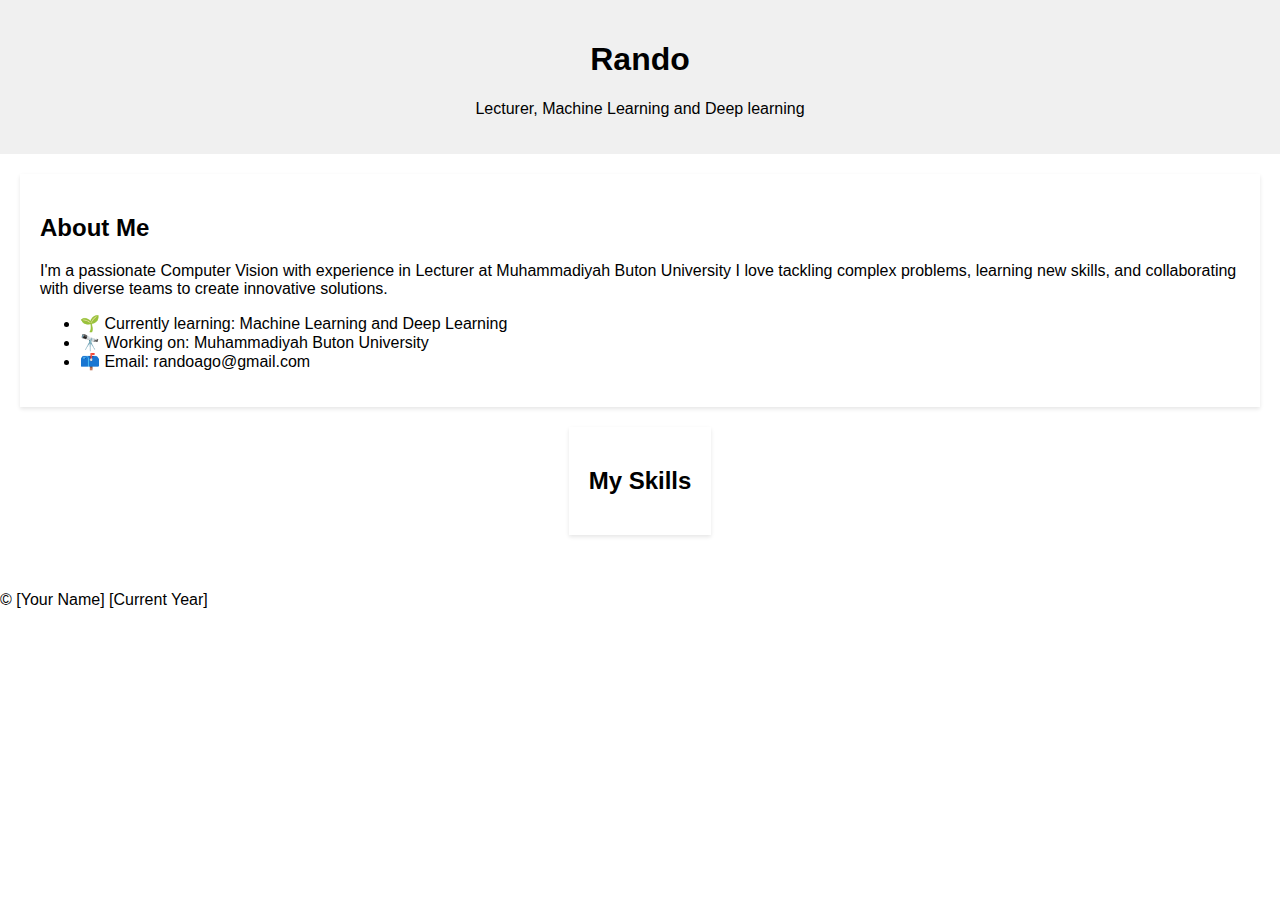
<file: index.html>
<!DOCTYPE html>
<html lang="en">
<head>
    <meta charset="UTF-8">
    <meta name="viewport" content="width=device-width, initial-scale=1.0">
    <title>[Your Name] | GitHub Profile</title>
    <link rel="stylesheet" href="styles.css">
</head>
<body>
    <header>
        <h1>Rando</h1>
        <p>Lecturer, Machine Learning and Deep learning</p>
    </header>
    <main>
        <section id="about">
            <h2>About Me</h2>
            <p>I'm a passionate Computer Vision with experience in Lecturer at Muhammadiyah Buton University I love tackling complex problems, learning new skills, and collaborating with diverse teams to create innovative solutions.</p>
            <ul>
                <li>🌱 Currently learning: Machine Learning and Deep Learning</li>
                <li>🔭 Working on: Muhammadiyah Buton University</li>
                <li>📫 Email: randoago@gmail.com</li>
            </ul>
        </section>
        <section id="skills">
            <h2>My Skills</h2>
            <ul>
            </ul>
        </section>
        
    </main>
    <footer>
        <p>&copy; [Your Name] [Current Year]</p>
    </footer>
    <script src="script.js"></script>
</body>
</html>
</file>
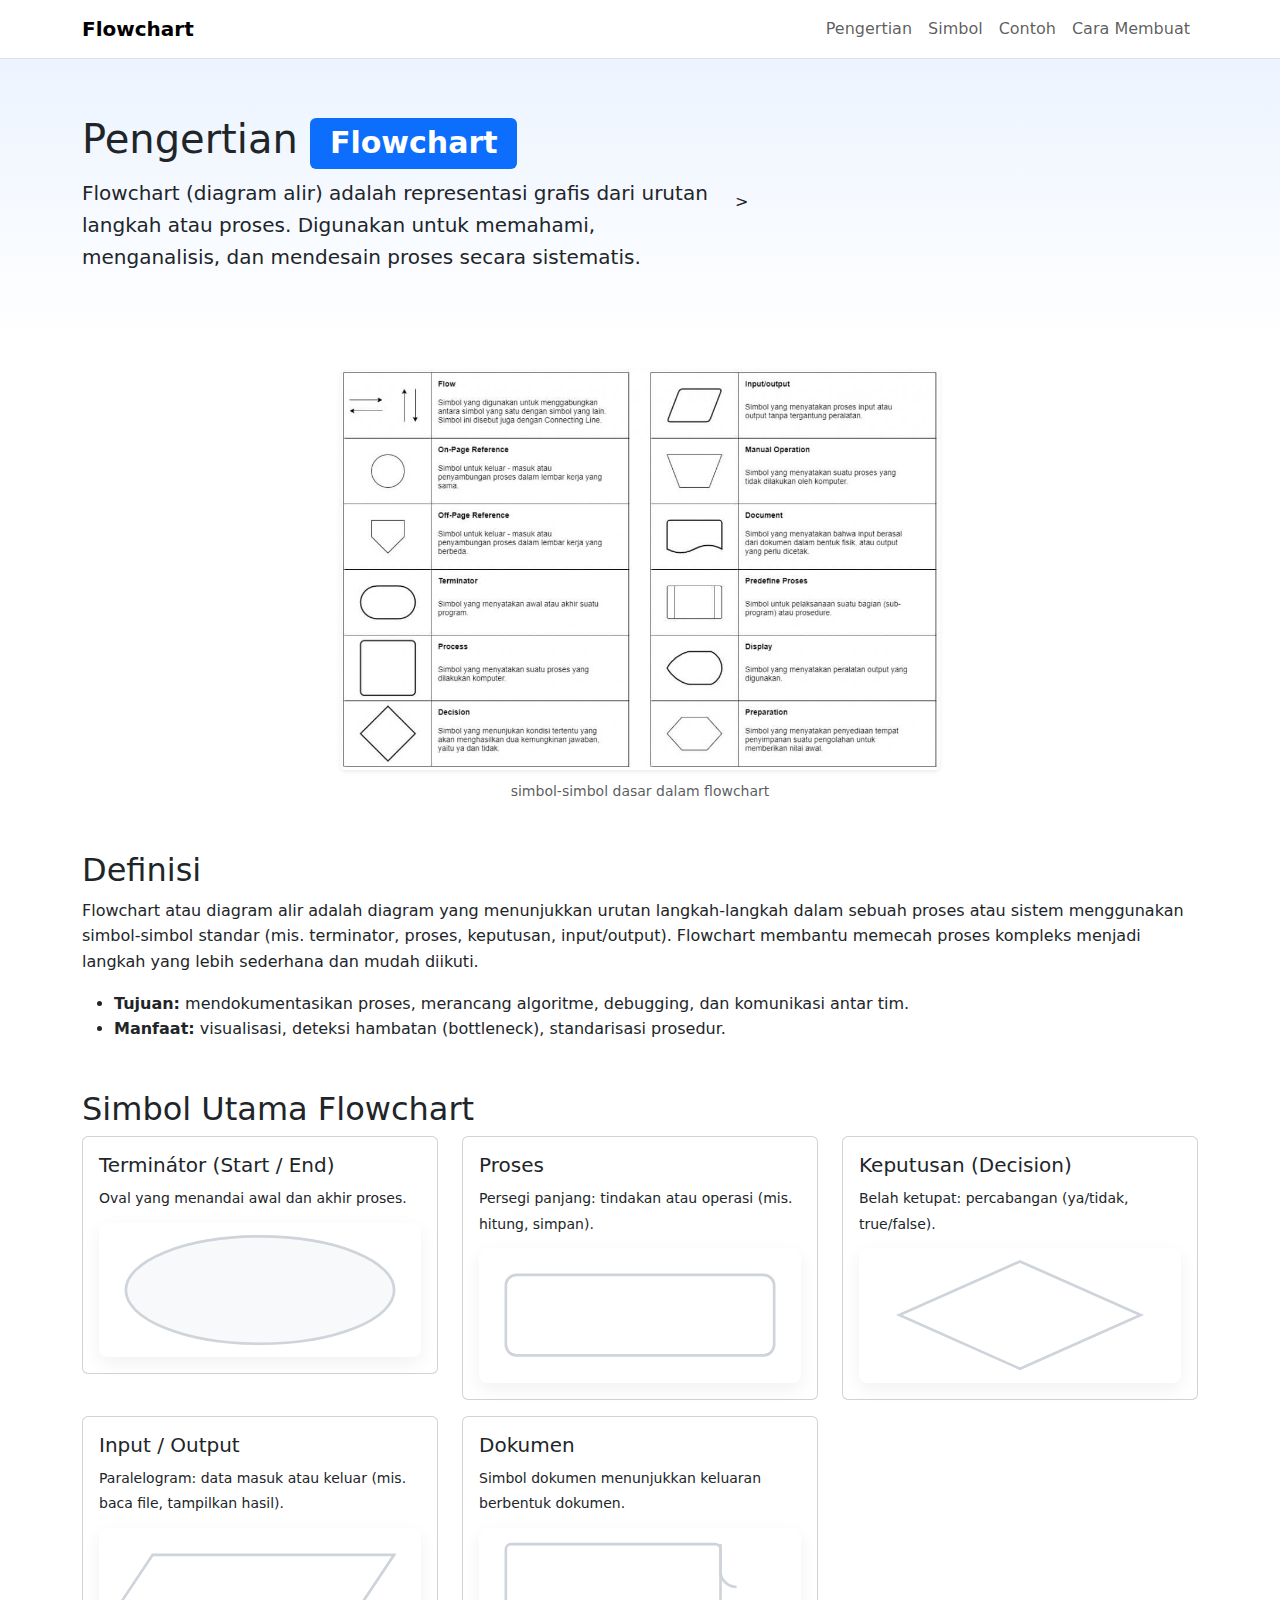
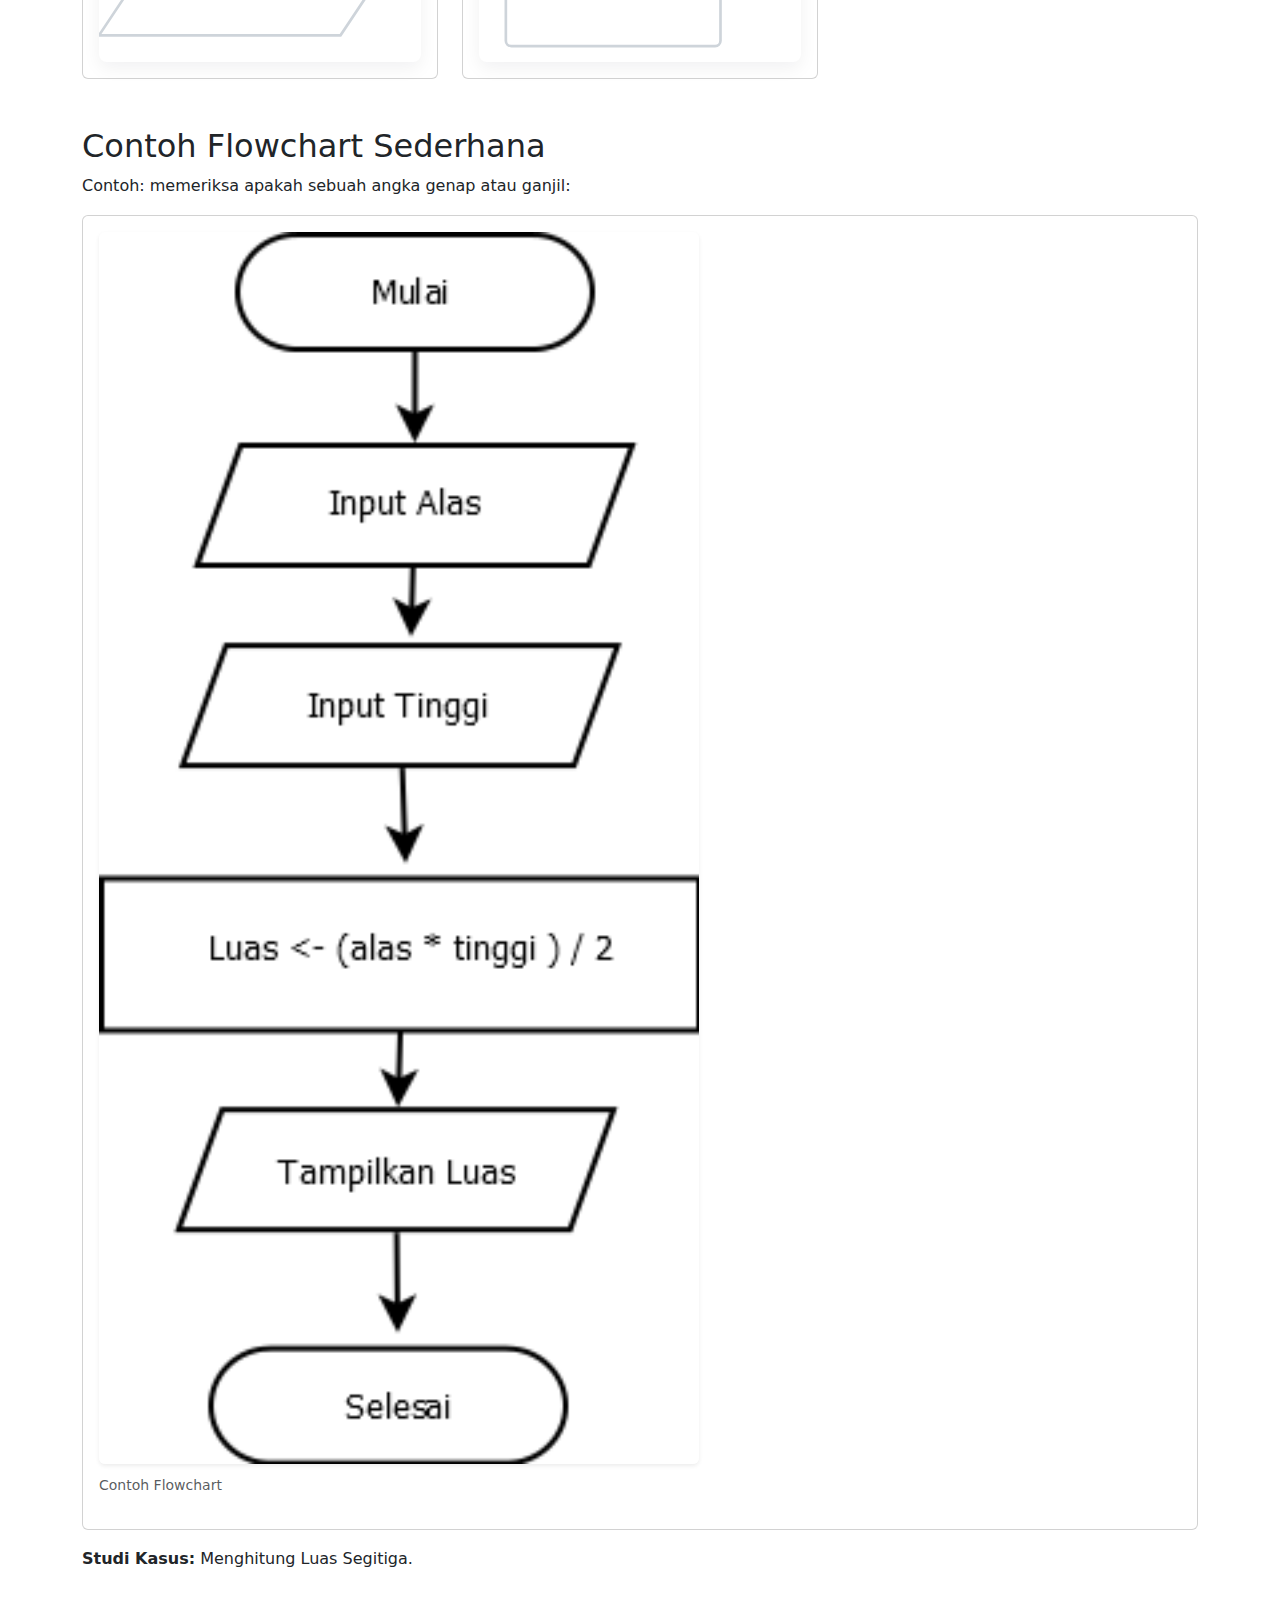
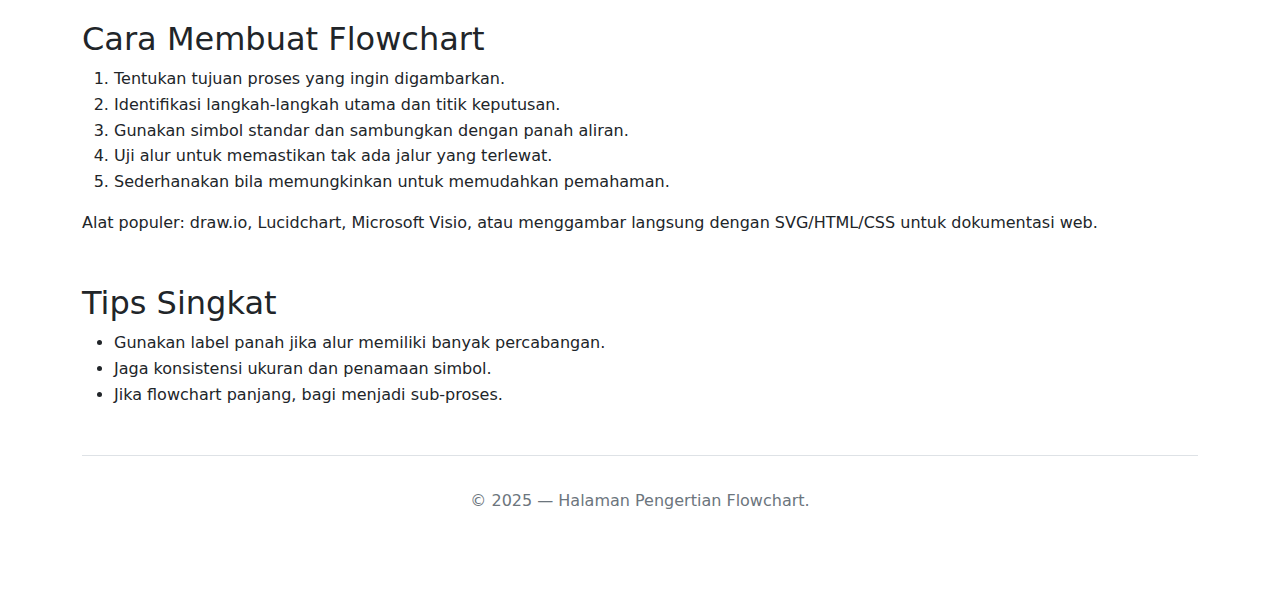
<file: flowchart/index.html>
<!doctype html>
<html lang="id">
<head>
  <meta charset="utf-8" />
  <meta name="viewport" content="width=device-width,initial-scale=1" />
  <title>Pengertian Flowchart — Penjelasan Singkat</title>
  <link href="https://cdn.jsdelivr.net/npm/bootstrap@5.3.2/dist/css/bootstrap.min.css" rel="stylesheet">
  <style>
    :root{--accent:#0d6efd;--muted:#6c757d}
    body{font-family:Inter, system-ui, -apple-system, "Segoe UI", Roboto, "Helvetica Neue", Arial;line-height:1.6;color:#212529}
    .hero{background:linear-gradient(180deg,rgba(13,110,253,0.08),transparent);padding:3.5rem 1rem}
    .symbol{min-height:120px}
    .flow-svg{max-width:100%;height:auto;border-radius:8px;box-shadow:0 6px 18px rgba(19,24,33,0.06)}
    pre code{white-space:pre-wrap}
    footer{padding:2rem 0;color:var(--muted)}
    .badge-accent{background:var(--accent);color:#fff}
  </style>
</head>
<body>
  <nav class="navbar navbar-expand-lg navbar-light bg-white border-bottom">
    <div class="container">
      <a class="navbar-brand fw-bold" href="#">Flowchart</a>
      <button class="navbar-toggler" type="button" data-bs-toggle="collapse" data-bs-target="#navMenu">
        <span class="navbar-toggler-icon"></span>
      </button>
      <div class="collapse navbar-collapse" id="navMenu">
        <ul class="navbar-nav ms-auto">
          <li class="nav-item"><a class="nav-link" href="#definisi">Pengertian</a></li>
          <li class="nav-item"><a class="nav-link" href="#simbol">Simbol</a></li>
          <li class="nav-item"><a class="nav-link" href="#contoh">Contoh</a></li>
          <li class="nav-item"><a class="nav-link" href="#cara">Cara Membuat</a></li>
        </ul>
      </div>
    </div>
  </nav>

  <header class="hero">
    <div class="container">
      <div class="row align-items-center">
        <div class="col-lg-7">
          <h1 class="display-6">Pengertian <span class="badge badge-accent">Flowchart</span></h1>
          <p class="lead">Flowchart (diagram alir) adalah representasi grafis dari urutan langkah atau proses. Digunakan untuk memahami, menganalisis, dan mendesain proses secara sistematis.</p>
        </div>>
      </div>
    </div>
  </header>
  <div class="text-center my-4">
  <img src="Simbol-flowchart.jpg" alt="Simbol Flowchart" class="img-fluid rounded shadow-sm" style="max-width: 600px;">
  <p class="text-muted mt-2"><small>simbol-simbol dasar dalam flowchart</small></p>
</div>

  <main class="container my-5">
    <section id="definisi" class="mb-5">
      <h2>Definisi</h2>
      <p>Flowchart atau diagram alir adalah diagram yang menunjukkan urutan langkah-langkah dalam sebuah proses atau sistem menggunakan simbol-simbol standar (mis. terminator, proses, keputusan, input/output). Flowchart membantu memecah proses kompleks menjadi langkah yang lebih sederhana dan mudah diikuti.</p>
      <ul>
        <li><strong>Tujuan:</strong> mendokumentasikan proses, merancang algoritme, debugging, dan komunikasi antar tim.</li>
        <li><strong>Manfaat:</strong> visualisasi, deteksi hambatan (bottleneck), standarisasi prosedur.</li>
      </ul>
    </section>

    <section id="simbol" class="mb-5">
      <h2>Simbol Utama Flowchart</h2>
      <div class="row gy-3">
        <div class="col-md-6 col-lg-4">
          <div class="card p-3 symbol">
            <h5>Terminátor (Start / End)</h5>
            <p class="mb-1"><small>Oval yang menandai awal dan akhir proses.</small></p>
            <div class="mt-2"><svg width="100%" height="50" viewBox="0 0 120 50" class="flow-svg"><ellipse cx="60" cy="25" rx="50" ry="20" fill="#f8f9fa" stroke="#ced4da"/></svg></div>
          </div>
        </div>
        <div class="col-md-6 col-lg-4">
          <div class="card p-3 symbol">
            <h5>Proses</h5>
            <p class="mb-1"><small>Persegi panjang: tindakan atau operasi (mis. hitung, simpan).</small></p>
            <div class="mt-2"><svg width="100%" height="50" viewBox="0 0 120 50" class="flow-svg"><rect x="10" y="10" width="100" height="30" rx="4" fill="#fff" stroke="#ced4da"/></svg></div>
          </div>
        </div>
        <div class="col-md-6 col-lg-4">
          <div class="card p-3 symbol">
            <h5>Keputusan (Decision)</h5>
            <p class="mb-1"><small>Belah ketupat: percabangan (ya/tidak, true/false).</small></p>
            <div class="mt-2"><svg width="100%" height="50" viewBox="0 0 120 50" class="flow-svg"><polygon points="60,5 105,25 60,45 15,25" fill="#fff" stroke="#ced4da"/></svg></div>
          </div>
        </div>
        <div class="col-md-6 col-lg-4">
          <div class="card p-3 symbol">
            <h5>Input / Output</h5>
            <p class="mb-1"><small>Paralelogram: data masuk atau keluar (mis. baca file, tampilkan hasil).</small></p>
            <div class="mt-2"><svg width="100%" height="50" viewBox="0 0 120 50" class="flow-svg"><polygon points="20,10 110,10 90,40 0,40" fill="#fff" stroke="#ced4da"/></svg></div>
          </div>
        </div>
        <div class="col-md-6 col-lg-4">
          <div class="card p-3 symbol">
            <h5>Dokumen</h5>
            <p class="mb-1"><small>Simbol dokumen menunjukkan keluaran berbentuk dokumen.</small></p>
            <div class="mt-2"><svg width="100%" height="50" viewBox="0 0 120 50" class="flow-svg"><rect x="10" y="6" width="80" height="38" rx="2" fill="#fff" stroke="#ced4da"/><path d="M90 6 v10 a6 6 0 0 0 6 6" fill="none" stroke="#ced4da"/></svg></div>
          </div>
        </div>
      </div>
    </section>

    <section id="contoh" class="mb-5">
      <h2>Contoh Flowchart Sederhana</h2>
      <p>Contoh: memeriksa apakah sebuah angka genap atau ganjil:</p>
      <div class="card p-3 mb-3">
         <img src="flow1.png" alt="Flowchart" class="img-fluid rounded shadow-sm" style="max-width: 600px;">
        <p class="text-muted mt-2"><small>Contoh Flowchart</small></p>

      </div>
      <p><strong>Studi Kasus:</strong> Menghitung Luas Segitiga.</p>
    </section>

    <section id="cara" class="mb-5">
      <h2>Cara Membuat Flowchart</h2>
      <ol>
        <li>Tentukan tujuan proses yang ingin digambarkan.</li>
        <li>Identifikasi langkah-langkah utama dan titik keputusan.</li>
        <li>Gunakan simbol standar dan sambungkan dengan panah aliran.</li>
        <li>Uji alur untuk memastikan tak ada jalur yang terlewat.</li>
        <li>Sederhanakan bila memungkinkan untuk memudahkan pemahaman.</li>
      </ol>
      <p>Alat populer: draw.io, Lucidchart, Microsoft Visio, atau menggambar langsung dengan SVG/HTML/CSS untuk dokumentasi web.</p>
    </section>

    <section id="tips" class="mb-5">
      <h2>Tips Singkat</h2>
      <ul>
        <li>Gunakan label panah jika alur memiliki banyak percabangan.</li>
        <li>Jaga konsistensi ukuran dan penamaan simbol.</li>
        <li>Jika flowchart panjang, bagi menjadi sub-proses.</li>
      </ul>
    </section>

  <footer class="bg-white border-top">
    <div class="container text-center">
      <p class="mb-0">&copy; 2025 — Halaman Pengertian Flowchart.</p>
    </div>
  </footer>

  <script src="https://cdn.jsdelivr.net/npm/bootstrap@5.3.2/dist/js/bootstrap.bundle.min.js"></script>
</body>
</html>
</file>
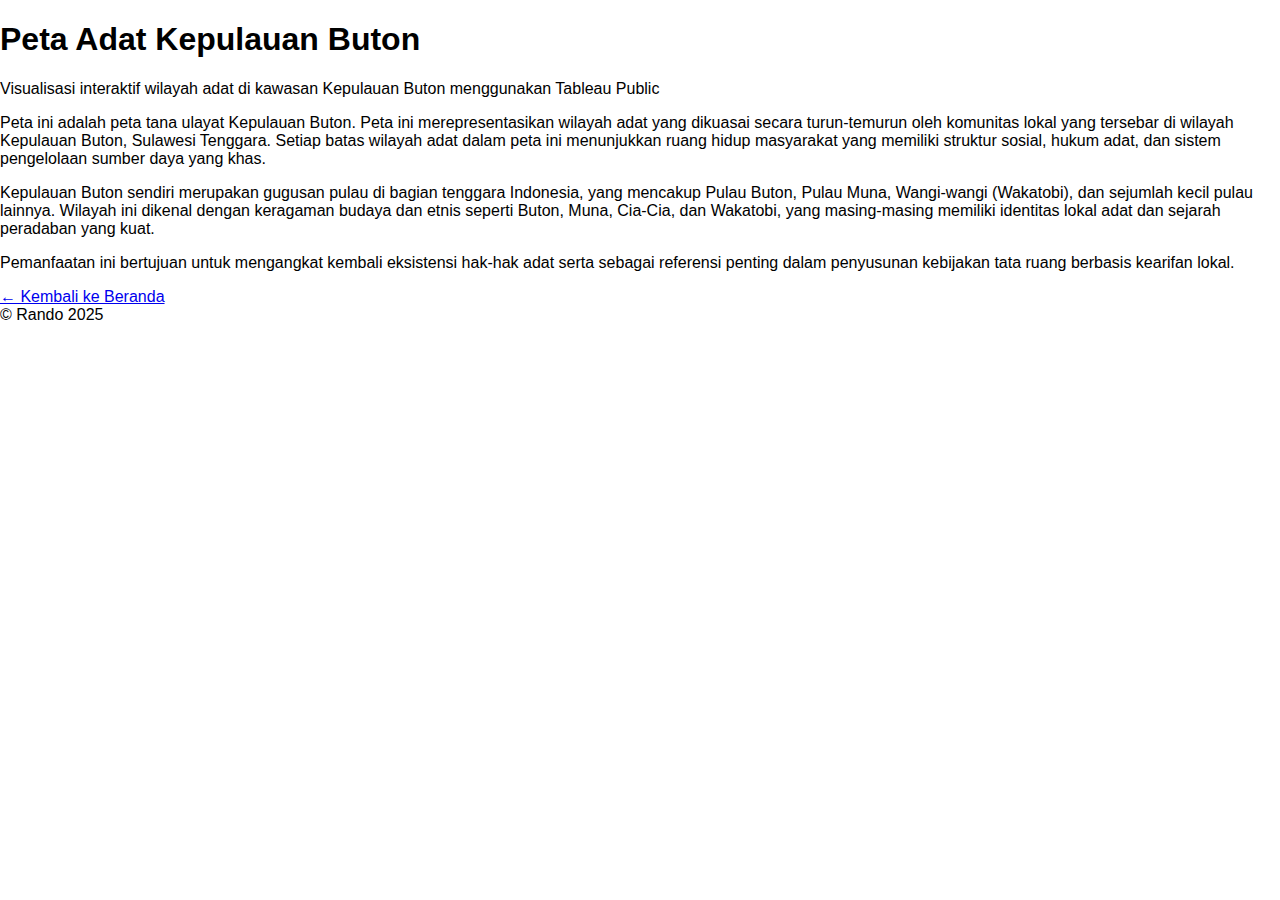
<file: tableau/index.html>
<!DOCTYPE html>
<html lang="id">
<head>
  <meta charset="UTF-8" />
  <meta name="viewport" content="width=device-width, initial-scale=1.0"/>
  <title>Peta Adat Kepulauan Buton</title>
  <link rel="stylesheet" href="../styles.css" />
</head>
<body>
  <div class="dashboard-container">
    <div class="dashboard-header">
      <h1>Peta Adat Kepulauan Buton</h1>
      <p>Visualisasi interaktif wilayah adat di kawasan Kepulauan Buton menggunakan Tableau Public</p>
    </div>

    <div class="map-description">
      <p>
        Peta ini adalah peta tana ulayat Kepulauan Buton. Peta ini merepresentasikan wilayah adat yang dikuasai secara turun-temurun oleh komunitas lokal yang tersebar di wilayah Kepulauan Buton, Sulawesi Tenggara. Setiap batas wilayah adat dalam peta ini menunjukkan ruang hidup masyarakat yang memiliki struktur sosial, hukum adat, dan sistem pengelolaan sumber daya yang khas.
      </p>
      <p>
        Kepulauan Buton sendiri merupakan gugusan pulau di bagian tenggara Indonesia, yang mencakup Pulau Buton, Pulau Muna, Wangi-wangi (Wakatobi), dan sejumlah kecil pulau lainnya. Wilayah ini dikenal dengan keragaman budaya dan etnis seperti Buton, Muna, Cia-Cia, dan Wakatobi, yang masing-masing memiliki identitas lokal adat dan sejarah peradaban yang kuat.
      </p>
      <p>
        Pemanfaatan ini bertujuan untuk mengangkat kembali eksistensi hak-hak adat serta sebagai referensi penting dalam penyusunan kebijakan tata ruang berbasis kearifan lokal.
      </p>
    </div>

    <div class="viz-container">
      <div class='tableauPlaceholder' id='vizPetaAdat' style='width: 100%; height: 100%;'>
        <noscript>
          <a href='https://public.tableau.com/views/PetaAdat/Peta_adat'>
            <img alt='Peta Adat' src='https://public.tableau.com/static/images/Pe/PetaAdat/Peta_adat/1.png' style='border: none' />
          </a>
        </noscript>
        <object class='tableauViz' style='display:none;'>
          <param name='host_url' value='https%3A%2F%2Fpublic.tableau.com%2F' />
          <param name='embed_code_version' value='3' />
          <param name='site_root' value='' />
          <param name='name' value='PetaAdat/Peta_adat' />
          <param name='tabs' value='no' />
          <param name='toolbar' value='yes' />
          <param name='static_image' value='https://public.tableau.com/static/images/Pe/PetaAdat/Peta_adat/1.png' />
          <param name='animate_transition' value='yes' />
          <param name='display_static_image' value='yes' />
          <param name='display_spinner' value='yes' />
          <param name='display_overlay' value='yes' />
          <param name='display_count' value='yes' />
          <param name='language' value='en-US' />
        </object>
      </div>
    </div>

    <div class="btn-wrapper">
      <a href="../" class="btn-back">← Kembali ke Beranda</a>
    </div>

    <footer>
      &copy; Rando 2025
    </footer>
  </div>

  <script type='text/javascript'>
    const divElement = document.getElementById('vizPetaAdat');
    const vizElement = divElement.getElementsByTagName('object')[0];
    vizElement.style.width = '100%';
    vizElement.style.height = divElement.offsetWidth * 0.75 + 'px';

    const scriptElement = document.createElement('script');
    scriptElement.src = 'https://public.tableau.com/javascripts/api/viz_v1.js';
    vizElement.parentNode.insertBefore(scriptElement, vizElement);
  </script>
</body>
</html>
</file>
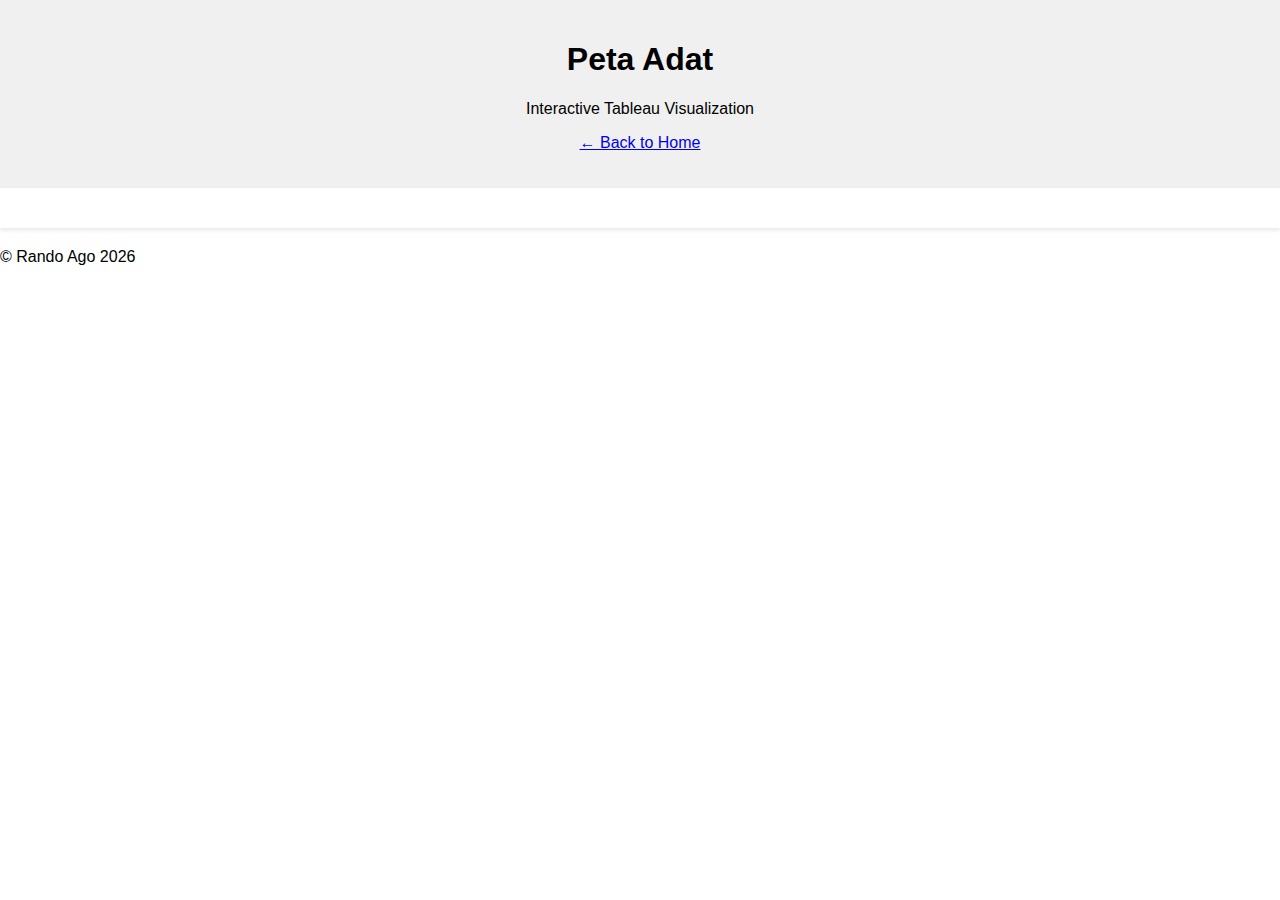
<file: tableau.html>
<!DOCTYPE html>
<html lang="en">
<head>
  <meta charset="UTF-8" />
  <meta name="viewport" content="width=device-width, initial-scale=1.0"/>
  <title>Interactive Map - Peta Adat</title>
  <link rel="stylesheet" href="styles.css" />
</head>
<body>
  <div class="container">
    <header>
      <h1>Peta Adat</h1>
      <p>Interactive Tableau Visualization</p>
      <p><a href="index.html">← Back to Home</a></p>
    </header>

    <section>
      <div class='tableauPlaceholder' id='viz1753588480170' style='position: relative'>
        <noscript>
          <a href='#'>
            <img alt='Peta_adat' src='https://public.tableau.com/static/images/Pe/PetaAdat/Peta_adat/1_rss.png' style='border: none' />
          </a>
        </noscript>
        <object class='tableauViz' style='display:none;'>
          <param name='host_url' value='https%3A%2F%2Fpublic.tableau.com%2F' />
          <param name='embed_code_version' value='3' />
          <param name='site_root' value='' />
          <param name='name' value='PetaAdat/Peta_adat' />
          <param name='tabs' value='no' />
          <param name='toolbar' value='yes' />
          <param name='static_image' value='https://public.tableau.com/static/images/Pe/PetaAdat/Peta_adat/1.png' />
          <param name='animate_transition' value='yes' />
          <param name='display_static_image' value='yes' />
          <param name='display_spinner' value='yes' />
          <param name='display_overlay' value='yes' />
          <param name='display_count' value='yes' />
          <param name='language' value='en-US' />
        </object>
      </div>
    </section>

    <footer>
      <p>&copy; Rando Ago <span id="year"></span></p>
    </footer>
  </div>

  <script>
    document.getElementById("year").textContent = new Date().getFullYear();
    var divElement = document.getElementById('viz1753588480170');
    var vizElement = divElement.getElementsByTagName('object')[0];
    vizElement.style.width = '100%';
    vizElement.style.height = (divElement.offsetWidth * 0.75) + 'px';
    var scriptElement = document.createElement('script');
    scriptElement.src = 'https://public.tableau.com/javascripts/api/viz_v1.js';
    vizElement.parentNode.insertBefore(scriptElement, vizElement);
  </script>
</body>
</html>
</file>
<file: styles.css>
body {
    font-family: Arial, sans-serif;
    margin: 0;
    padding: 0;
}

header {
    background-color: #f0f0f0;
    padding: 20px;
    text-align: center;
}

main {
    display: flex;
    flex-direction: column;
    align-items: center;
    padding: 20px;
}

section {
    background-color: #fff;
    padding: 20px;
    margin-bottom: 20px;
    box-shadow: 0 2px 4px rgba(0, 0, 0, 0.1); /* added a subtle shadow effect */
}
</file>
